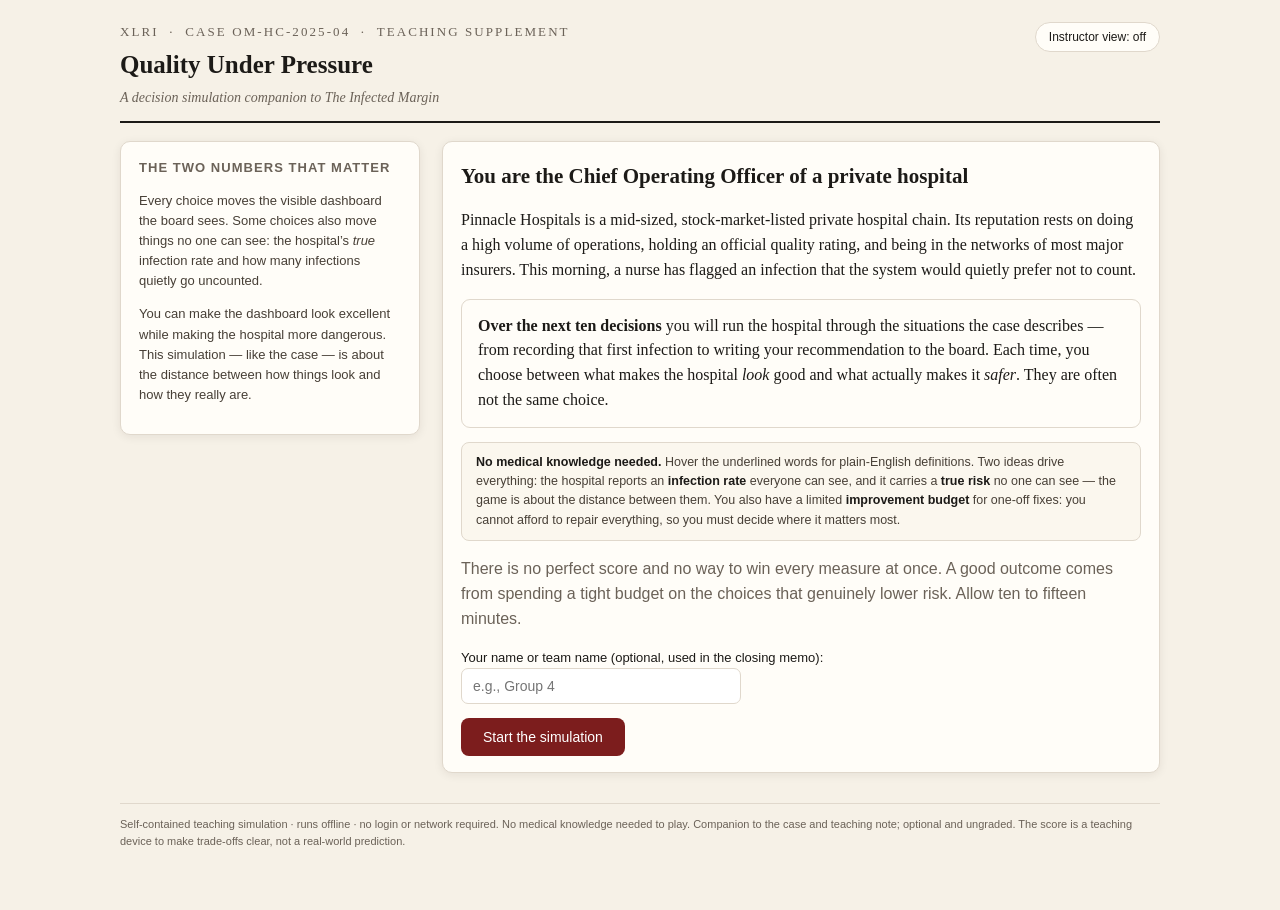
<file: index.html>
<!doctype html>
<html lang="en">
<head>
<meta charset="utf-8" />
<meta name="viewport" content="width=device-width, initial-scale=1.0" />
<title>Quality Under Pressure — A Teaching Simulation for "The Infected Margin"</title>
<link rel="stylesheet" href="css/style.css" />
</head>
<body>
<div class="wrap">
  <header class="top">
    <div>
      <div class="brand">XLRI &nbsp;·&nbsp; Case OM-HC-2025-04 &nbsp;·&nbsp; Teaching Supplement</div>
      <h1>Quality Under Pressure</h1>
      <div class="sub">A decision simulation companion to <em>The Infected Margin</em></div>
    </div>
    <button id="instrToggle" class="toggle" onclick="toggleInstructor()" title="Faculty only — password in the teaching note, TN 7.5">Instructor view: off</button>
  </header>
  <div id="app"></div>
  <div class="footer">
    Self-contained teaching simulation · runs offline · no login or network required. No medical knowledge needed to play.
    Companion to the case and teaching note; optional and ungraded. The score is a teaching device to make trade-offs clear, not a real-world prediction.
  </div>
</div>

<div class="lockmask" id="lockMask" role="dialog" aria-modal="true" aria-labelledby="lockTitle">
  <div class="lockbox">
    <h3 id="lockTitle">Instructor view</h3>
    <p>This view reveals the hidden metrics, the concept each option teaches, and the facilitation guide. It is intended for faculty teaching the case. The password is given in the teaching note at TN&nbsp;7.5.</p>
    <input type="password" id="lockPass" placeholder="Password" autocomplete="off" spellcheck="false">
    <div class="lockerr" id="lockErr">That password is not correct.</div>
    <div class="lockrow">
      <button type="button" onclick="closeLock()">Cancel</button>
      <button type="button" class="pri" onclick="submitLock()">Unlock</button>
    </div>
  </div>
</div>

<script src="js/simulation.js"></script>
</body>
</html>
</file>
<file: css/style.css>
:root{
    --ink:#1c1a17; --muted:#6b6258; --line:#e0d8cc; --paper:#f6f1e7; --card:#fffdf8;
    --accent:#7c1d1d; --accent2:#10656d; --warn:#b23b3b; --good:#2f7d4f; --bad:#b23b3b;
    --shadow:0 2px 10px rgba(40,30,20,.08);
  }
  *{box-sizing:border-box}
  body{margin:0;background:var(--paper);color:var(--ink);font-family:Georgia,'Times New Roman',serif;line-height:1.55}
  .wrap{max-width:1080px;margin:0 auto;padding:22px 20px 60px}
  header.top{display:flex;justify-content:space-between;align-items:flex-start;gap:16px;border-bottom:2px solid var(--ink);padding-bottom:12px;margin-bottom:18px}
  .brand{font-size:13px;letter-spacing:.16em;text-transform:uppercase;color:var(--muted)}
  h1{font-size:25px;margin:4px 0 2px}
  .sub{color:var(--muted);font-size:14px;font-style:italic}
  .toggle{font-family:Arial,Helvetica,sans-serif;font-size:12px;border:1px solid var(--line);background:var(--card);
    border-radius:20px;padding:7px 13px;cursor:pointer;color:var(--ink);white-space:nowrap}
  .toggle.on{background:var(--accent2);color:#fff;border-color:var(--accent2)}
  .layout{display:grid;grid-template-columns:300px 1fr;gap:22px;align-items:start}
  @media(max-width:860px){.layout{grid-template-columns:1fr}}
  .panel{background:var(--card);border:1px solid var(--line);border-radius:10px;box-shadow:var(--shadow);padding:16px 18px}
  .panel h3{font-size:13px;letter-spacing:.08em;text-transform:uppercase;color:var(--muted);margin:0 0 10px;font-family:Arial,sans-serif}
  .budget{background:#eef6f6;border:1px solid #cfe6e6;border-radius:8px;padding:10px 12px;margin-bottom:12px;font-family:Arial,sans-serif}
  .budget .row{display:flex;justify-content:space-between;align-items:baseline}
  .budget b{font-size:20px;color:var(--accent2)}
  .budget .cap{font-size:11px;color:var(--muted);text-transform:uppercase;letter-spacing:.06em}
  .budget .bar{height:7px;margin-top:6px}
  .metric{margin-bottom:9px;font-family:Arial,sans-serif;font-size:12px}
  .metric .row{display:flex;justify-content:space-between;margin-bottom:3px}
  .bar{height:7px;background:#ece5d8;border-radius:5px;overflow:hidden}
  .bar > i{display:block;height:100%;width:0;border-radius:5px;background:var(--accent2);
    transition:width .6s cubic-bezier(.22,.61,.36,1), background .45s ease}
  .hidden-panel{margin-top:16px;border:1px dashed var(--warn);background:#fff7f3;display:none}
  body.instructor .hidden-panel, body.reveal-end .hidden-panel{display:block;animation:fadeIn .4s ease both}
  .hidden-panel h3{color:var(--warn)}
  .note-hidden{font-family:Arial,sans-serif;font-size:11px;color:var(--warn);margin:0 0 10px}
  .big{display:flex;gap:14px;margin-bottom:10px;flex-wrap:wrap}
  .big .stat{flex:1;min-width:120px;text-align:center;border:1px solid var(--line);border-radius:8px;padding:8px 4px;background:#fffdf8}
  .big .stat b{display:block;font-size:22px}
  .big .stat span{font-family:Arial,sans-serif;font-size:10px;letter-spacing:.06em;text-transform:uppercase;color:var(--muted)}
  h2{font-size:21px;margin:2px 0 6px}
  .progress{font-family:Arial,sans-serif;font-size:11px;letter-spacing:.1em;text-transform:uppercase;color:var(--muted);margin-bottom:6px}
  .context{font-size:16px;margin:0 0 16px}
  .opt{border:1px solid var(--line);border-radius:9px;padding:13px 15px;margin-bottom:11px;cursor:pointer;background:#fffdf8;transition:border-color .15s,box-shadow .15s,transform .15s}
  .opt:hover{border-color:var(--accent2);box-shadow:var(--shadow);transform:translateY(-1px)}
  .opt.disabled{opacity:.5;cursor:not-allowed;background:#f3efe6}
  .opt.disabled:hover{border-color:var(--line);box-shadow:none;transform:none}
  .opt .lbl{font-weight:bold;font-size:16px}
  .opt .cost{float:right;font-family:Arial,sans-serif;font-size:12px;color:var(--accent2);font-weight:bold;margin-left:8px}
  .opt .cost.free{color:var(--muted)}
  .opt .det{font-size:14px;color:#473f36;margin-top:3px}
  .opt .nb{display:none;margin-top:6px;font-family:Arial,sans-serif;font-size:11px;color:var(--warn)}
  .opt.disabled .nb{display:block}
  .opt .teaches{display:none;margin-top:8px;font-family:Arial,sans-serif;font-size:12px;color:var(--accent2);
    border-top:1px dotted var(--line);padding-top:7px}
  .opt .fx{display:none;margin-top:6px;font-family:Arial,sans-serif;font-size:11px;color:var(--muted)}
  body.instructor .opt .teaches, body.instructor .opt .fx{display:block}
  .tag{display:inline-block;font-family:Arial,sans-serif;font-size:10px;letter-spacing:.05em;text-transform:uppercase;
    padding:2px 7px;border-radius:10px;margin-left:6px;vertical-align:middle}
  .tag.build{background:#dcefe9;color:#0c5b48}.tag.optics{background:#fdeccb;color:#7a5400}
  .tag.wait{background:#e6e2d8;color:#5a5347}
  .term{border-bottom:1px dotted var(--muted);cursor:help}
  .btn{font-family:Arial,sans-serif;font-size:14px;border:none;border-radius:8px;padding:11px 22px;cursor:pointer;background:var(--accent);color:#fff}
  .btn.alt{background:var(--accent2)}
  .btn:hover{opacity:.92}
  .event{border-left:5px solid var(--warn);background:#fff5f0}
  .event h2{color:var(--warn)}
  .consequence{border-left:5px solid var(--accent2);background:#f4f9f9}
  .moved{font-family:Arial,sans-serif;font-size:12.5px;color:#473f36;margin:8px 0}
  .moved .up{color:var(--good);font-weight:bold}.moved .down{color:var(--bad);font-weight:bold}
  .unease{font-style:italic;color:var(--muted);margin-top:10px;border-top:1px dotted var(--line);padding-top:8px}
  .intro p{font-size:16px}
  .intro .role{background:#fffdf8;border:1px solid var(--line);border-radius:9px;padding:14px 16px;margin:14px 0}
  .field{font-family:Arial,sans-serif;font-size:13px;margin:14px 0}
  .field input{font-family:Arial,sans-serif;font-size:14px;padding:9px 11px;border:1px solid var(--line);border-radius:7px;width:280px;max-width:100%}
  .glossary{font-family:Arial,sans-serif;font-size:12.5px;color:#473f36;background:#fbf7ee;border:1px solid var(--line);border-radius:8px;padding:10px 14px;margin:12px 0}
  .glossary b{color:var(--ink)}
  .kvs{font-family:Arial,sans-serif;font-size:13px}
  .kvs li{margin-bottom:6px}
  .memo{background:#fffdf8;border:1px solid var(--line);border-radius:9px;padding:20px 24px;margin:14px 0;font-size:15px}
  .archetype{font-size:24px;margin:2px 0}
  .reveal{display:flex;gap:18px;flex-wrap:wrap;margin:14px 0}
  .reveal .card2{flex:1;min-width:160px;border:1px solid var(--line);border-radius:9px;padding:14px 16px;background:#fffdf8}
  .reveal .card2 .num{font-size:30px;font-weight:bold}
  .gap{border:2px solid var(--warn);background:#fff5f0}
  .chartbox{border:1px solid var(--line);border-radius:9px;background:#fffdf8;padding:14px 16px;margin:14px 0}
  .chartbox .cap{font-family:Arial,sans-serif;font-size:12px;color:var(--muted);margin-top:6px}
  .lg{font-family:Arial,sans-serif;font-size:12px;display:inline-block;margin-right:16px}
  .lg i{display:inline-block;width:14px;height:3px;vertical-align:middle;margin-right:5px}
  .debrief li{margin-bottom:9px;font-size:15px}
  .facu{background:#eef6f6;border:1px solid #cfe6e6;border-radius:9px;padding:14px 18px;margin:14px 0;display:none}
  body.instructor .facu{display:block}
  .facu h3{color:var(--accent2)}
  .small{font-family:Arial,sans-serif;font-size:12px;color:var(--muted)}
  .footer{margin-top:30px;border-top:1px solid var(--line);padding-top:12px;font-family:Arial,sans-serif;font-size:11px;color:var(--muted)}
  .pill{font-family:Arial,sans-serif;font-size:11px;background:#ece5d8;border-radius:10px;padding:2px 9px;color:#5a5347}
  /* transitions / animations */
  @keyframes fadeIn{from{opacity:0}to{opacity:1}}
  @keyframes mainIn{from{opacity:0;transform:translateY(16px)}to{opacity:1;transform:none}}
  @keyframes mainOut{from{opacity:1;transform:none}to{opacity:0;transform:translateY(-12px)}}
  @keyframes optIn{from{opacity:0;transform:translateY(12px)}to{opacity:1;transform:none}}
  @keyframes pop{0%{transform:scale(.96);opacity:0}60%{transform:scale(1.02)}100%{transform:scale(1);opacity:1}}
  @keyframes draw{from{stroke-dashoffset:1400}to{stroke-dashoffset:0}}
  #main.anim-in{animation:mainIn .36s cubic-bezier(.22,.61,.36,1) both}
  #main.anim-out{animation:mainOut .18s ease-in both}
  #main.anim-in .opt{animation:optIn .42s cubic-bezier(.22,.61,.36,1) backwards}
  #main.anim-in .reveal .card2{animation:pop .5s cubic-bezier(.22,.61,.36,1) backwards}
  #main.anim-in .big .stat{animation:pop .45s ease backwards}
  .chart-line{stroke-dasharray:1400;animation:draw 1.3s ease forwards}
  @media (prefers-reduced-motion: reduce){
    #main.anim-in,#main.anim-out,#main.anim-in .opt,#main.anim-in .reveal .card2,#main.anim-in .big .stat,.bar>i,.chart-line{animation:none!important;transition:none!important;stroke-dasharray:none!important}
  }
  @media print{.toggle,.btn,.no-print{display:none!important}body{background:#fff}.panel{box-shadow:none}}
  /* instructor lock */
  .lockmask{position:fixed;inset:0;background:rgba(20,20,20,.55);display:none;align-items:center;justify-content:center;z-index:999;padding:20px}
  .lockmask.show{display:flex}
  .lockbox{background:var(--card);border:1px solid var(--line);border-radius:11px;max-width:430px;width:100%;padding:22px 24px;box-shadow:0 10px 34px rgba(0,0,0,.22)}
  .lockbox h3{margin:0 0 8px;font-size:17px}
  .lockbox p{margin:0 0 14px;font-size:13px;line-height:1.5;color:#444}
  .lockbox input{width:100%;box-sizing:border-box;font-family:inherit;font-size:14px;padding:9px 11px;border:1px solid var(--line);border-radius:7px;background:#fff}
  .lockbox input:focus{outline:2px solid var(--accent2);outline-offset:1px}
  .lockrow{display:flex;gap:9px;margin-top:14px;justify-content:flex-end}
  .lockrow button{font-family:Arial,Helvetica,sans-serif;font-size:13px;padding:8px 15px;border-radius:7px;border:1px solid var(--line);background:var(--card);cursor:pointer}
  .lockrow button.pri{background:var(--accent2);color:#fff;border-color:var(--accent2)}
  .lockerr{display:none;margin-top:10px;font-size:12.5px;color:#a11}
  .lockerr.show{display:block}
</file>
